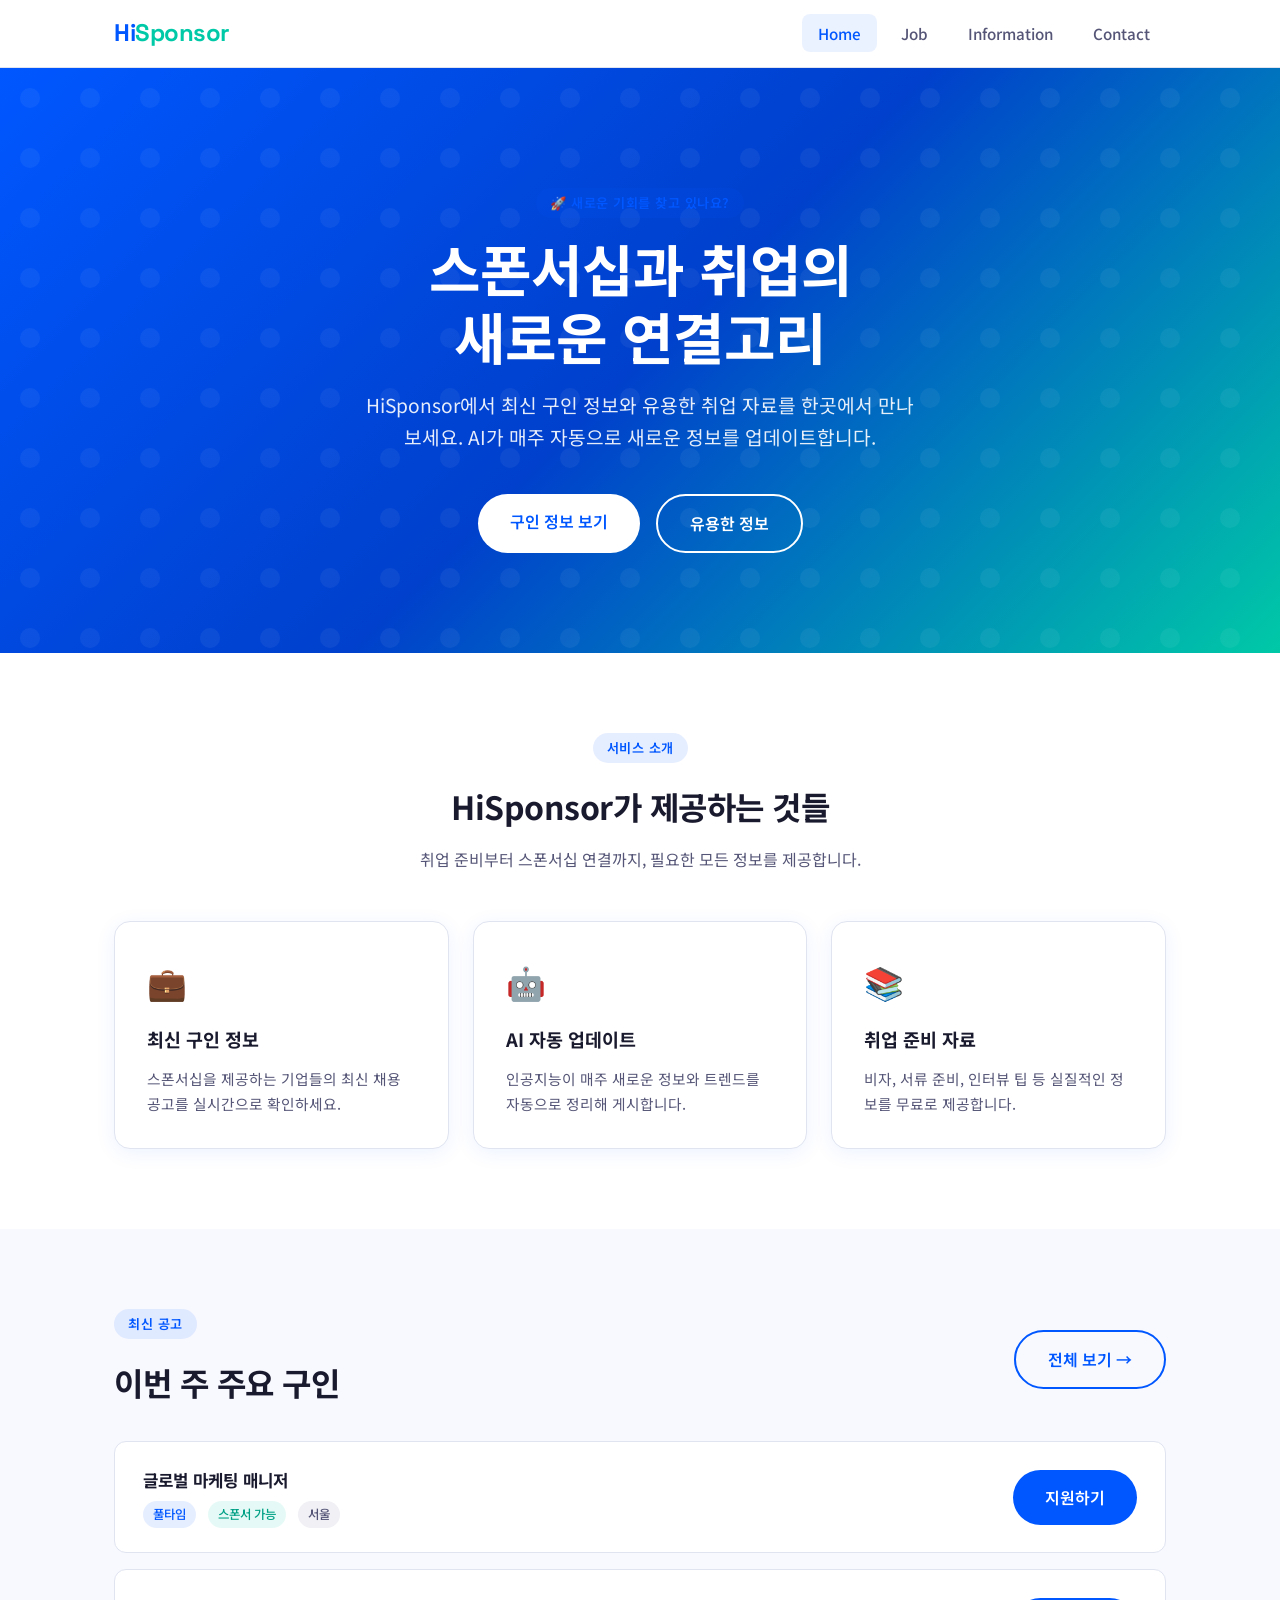
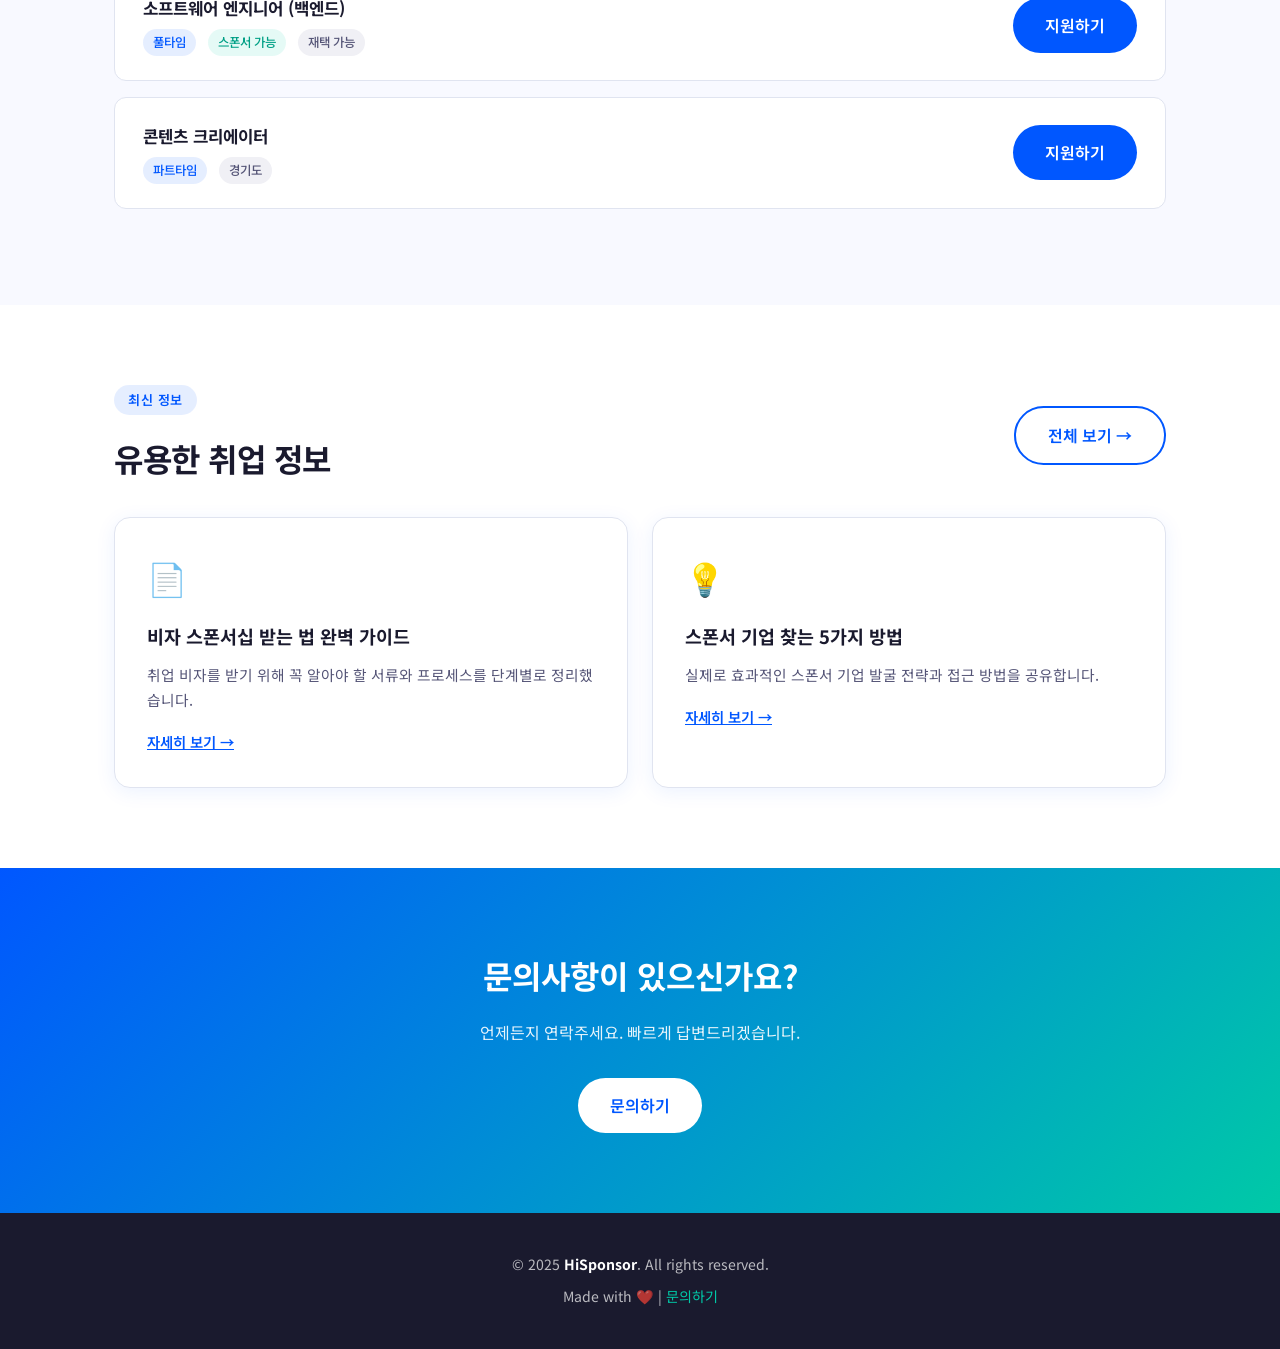
<file: index.html>
<!DOCTYPE html>
<html lang="ko">
<head>
  <meta charset="UTF-8">
  <meta name="viewport" content="width=device-width, initial-scale=1.0">
  <!-- 🔧 사이트 제목 수정 -->
  <title>HiSponsor</title>
  <meta name="description" content="HiSponsor - 최신 취업 정보와 스폰서십 기회를 한곳에서 확인하세요.">
  <link rel="stylesheet" href="style.css">
</head>
<body>

  <!-- ===== 네비게이션 ===== -->
  <nav class="nav">
    <div class="nav-inner">
      <a href="index.html" class="logo">Hi<span>Sponsor</span></a>
      <ul class="nav-links" id="navLinks">
        <li><a href="index.html" class="active">Home</a></li>
        <li><a href="job.html">Job</a></li>
        <li><a href="information.html">Information</a></li>
        <li><a href="contact.html">Contact</a></li>
      </ul>
      <div class="hamburger" id="hamburger" onclick="toggleMenu()">
        <span></span><span></span><span></span>
      </div>
    </div>
  </nav>

  <main>

    <!-- ===== 히어로 섹션 ===== -->
    <section class="hero">
      <div class="container hero-content">
        <!-- 🔧 메인 문구 수정 -->
        <div class="badge">🚀 새로운 기회를 찾고 있나요?</div>
        <h1>스폰서십과 취업의<br>새로운 연결고리</h1>
        <p>HiSponsor에서 최신 구인 정보와 유용한 취업 자료를 한곳에서 만나보세요. AI가 매주 자동으로 새로운 정보를 업데이트합니다.</p>
        <div style="display:flex; gap:16px; justify-content:center; flex-wrap:wrap;">
          <a href="job.html" class="btn btn-white">구인 정보 보기</a>
          <a href="information.html" class="btn btn-outline" style="border-color:white; color:white;">유용한 정보</a>
        </div>
      </div>
    </section>

    <!-- ===== 주요 기능 ===== -->
    <section style="background: white;">
      <div class="container">
        <div style="text-align:center; margin-bottom:48px;">
          <div class="badge">서비스 소개</div>
          <h2 class="section-title">HiSponsor가 제공하는 것들</h2>
          <p class="section-sub">취업 준비부터 스폰서십 연결까지, 필요한 모든 정보를 제공합니다.</p>
        </div>
        <div class="cards cards-3">
          <!-- 🔧 카드 내용 수정 가능 -->
          <div class="card">
            <div class="card-icon">💼</div>
            <h3>최신 구인 정보</h3>
            <p>스폰서십을 제공하는 기업들의 최신 채용 공고를 실시간으로 확인하세요.</p>
          </div>
          <div class="card">
            <div class="card-icon">🤖</div>
            <h3>AI 자동 업데이트</h3>
            <p>인공지능이 매주 새로운 정보와 트렌드를 자동으로 정리해 게시합니다.</p>
          </div>
          <div class="card">
            <div class="card-icon">📚</div>
            <h3>취업 준비 자료</h3>
            <p>비자, 서류 준비, 인터뷰 팁 등 실질적인 정보를 무료로 제공합니다.</p>
          </div>
        </div>
      </div>
    </section>

    <!-- ===== 최신 공고 미리보기 ===== -->
    <section>
      <div class="container">
        <div style="display:flex; align-items:center; justify-content:space-between; margin-bottom:32px;">
          <div>
            <div class="badge">최신 공고</div>
            <h2 class="section-title" style="margin-bottom:0;">이번 주 주요 구인</h2>
          </div>
          <a href="job.html" class="btn btn-outline">전체 보기 →</a>
        </div>

        <!-- 🔧 공고 내용은 job.html에서 수정하세요 -->
        <div class="job-item">
          <div class="job-info">
            <h3>글로벌 마케팅 매니저</h3>
            <div class="job-meta">
              <span class="tag tag-blue">풀타임</span>
              <span class="tag tag-green">스폰서 가능</span>
              <span class="tag tag-gray">서울</span>
            </div>
          </div>
          <a href="job.html" class="btn btn-primary" style="white-space:nowrap;">지원하기</a>
        </div>

        <div class="job-item">
          <div class="job-info">
            <h3>소프트웨어 엔지니어 (백엔드)</h3>
            <div class="job-meta">
              <span class="tag tag-blue">풀타임</span>
              <span class="tag tag-green">스폰서 가능</span>
              <span class="tag tag-gray">재택 가능</span>
            </div>
          </div>
          <a href="job.html" class="btn btn-primary" style="white-space:nowrap;">지원하기</a>
        </div>

        <div class="job-item">
          <div class="job-info">
            <h3>콘텐츠 크리에이터</h3>
            <div class="job-meta">
              <span class="tag tag-blue">파트타임</span>
              <span class="tag tag-gray">경기도</span>
            </div>
          </div>
          <a href="job.html" class="btn btn-primary" style="white-space:nowrap;">지원하기</a>
        </div>
      </div>
    </section>

    <!-- ===== 최신 정보 미리보기 ===== -->
    <section style="background: white;">
      <div class="container">
        <div style="display:flex; align-items:center; justify-content:space-between; margin-bottom:32px;">
          <div>
            <div class="badge">최신 정보</div>
            <h2 class="section-title" style="margin-bottom:0;">유용한 취업 정보</h2>
          </div>
          <a href="information.html" class="btn btn-outline">전체 보기 →</a>
        </div>

        <div class="cards cards-2">
          <!-- 🔧 정보 카드 수정 가능 -->
          <div class="card">
            <div class="card-icon">📄</div>
            <h3>비자 스폰서십 받는 법 완벽 가이드</h3>
            <p style="margin-bottom:16px;">취업 비자를 받기 위해 꼭 알아야 할 서류와 프로세스를 단계별로 정리했습니다.</p>
            <a href="information.html" style="color:var(--primary); font-weight:600; font-size:0.9rem;">자세히 보기 →</a>
          </div>
          <div class="card">
            <div class="card-icon">💡</div>
            <h3>스폰서 기업 찾는 5가지 방법</h3>
            <p style="margin-bottom:16px;">실제로 효과적인 스폰서 기업 발굴 전략과 접근 방법을 공유합니다.</p>
            <a href="information.html" style="color:var(--primary); font-weight:600; font-size:0.9rem;">자세히 보기 →</a>
          </div>
        </div>
      </div>
    </section>

    <!-- ===== CTA ===== -->
    <section style="background: linear-gradient(135deg, var(--primary) 0%, var(--accent) 100%); color:white; text-align:center;">
      <div class="container">
        <h2 style="font-size:2rem; margin-bottom:16px;">문의사항이 있으신가요?</h2>
        <p style="opacity:0.9; margin-bottom:32px;">언제든지 연락주세요. 빠르게 답변드리겠습니다.</p>
        <a href="contact.html" class="btn btn-white">문의하기</a>
      </div>
    </section>

  </main>

  <!-- ===== 푸터 ===== -->
  <!-- 🔧 푸터 정보 수정 -->
  <footer>
    <p>© 2025 <strong style="color:white;">HiSponsor</strong>. All rights reserved.</p>
    <p style="margin-top:8px;">Made with ❤️ | <a href="contact.html">문의하기</a></p>
  </footer>

  <script>
    function toggleMenu() {
      document.getElementById('navLinks').classList.toggle('open');
    }
  </script>

</body>
</html>
</file>
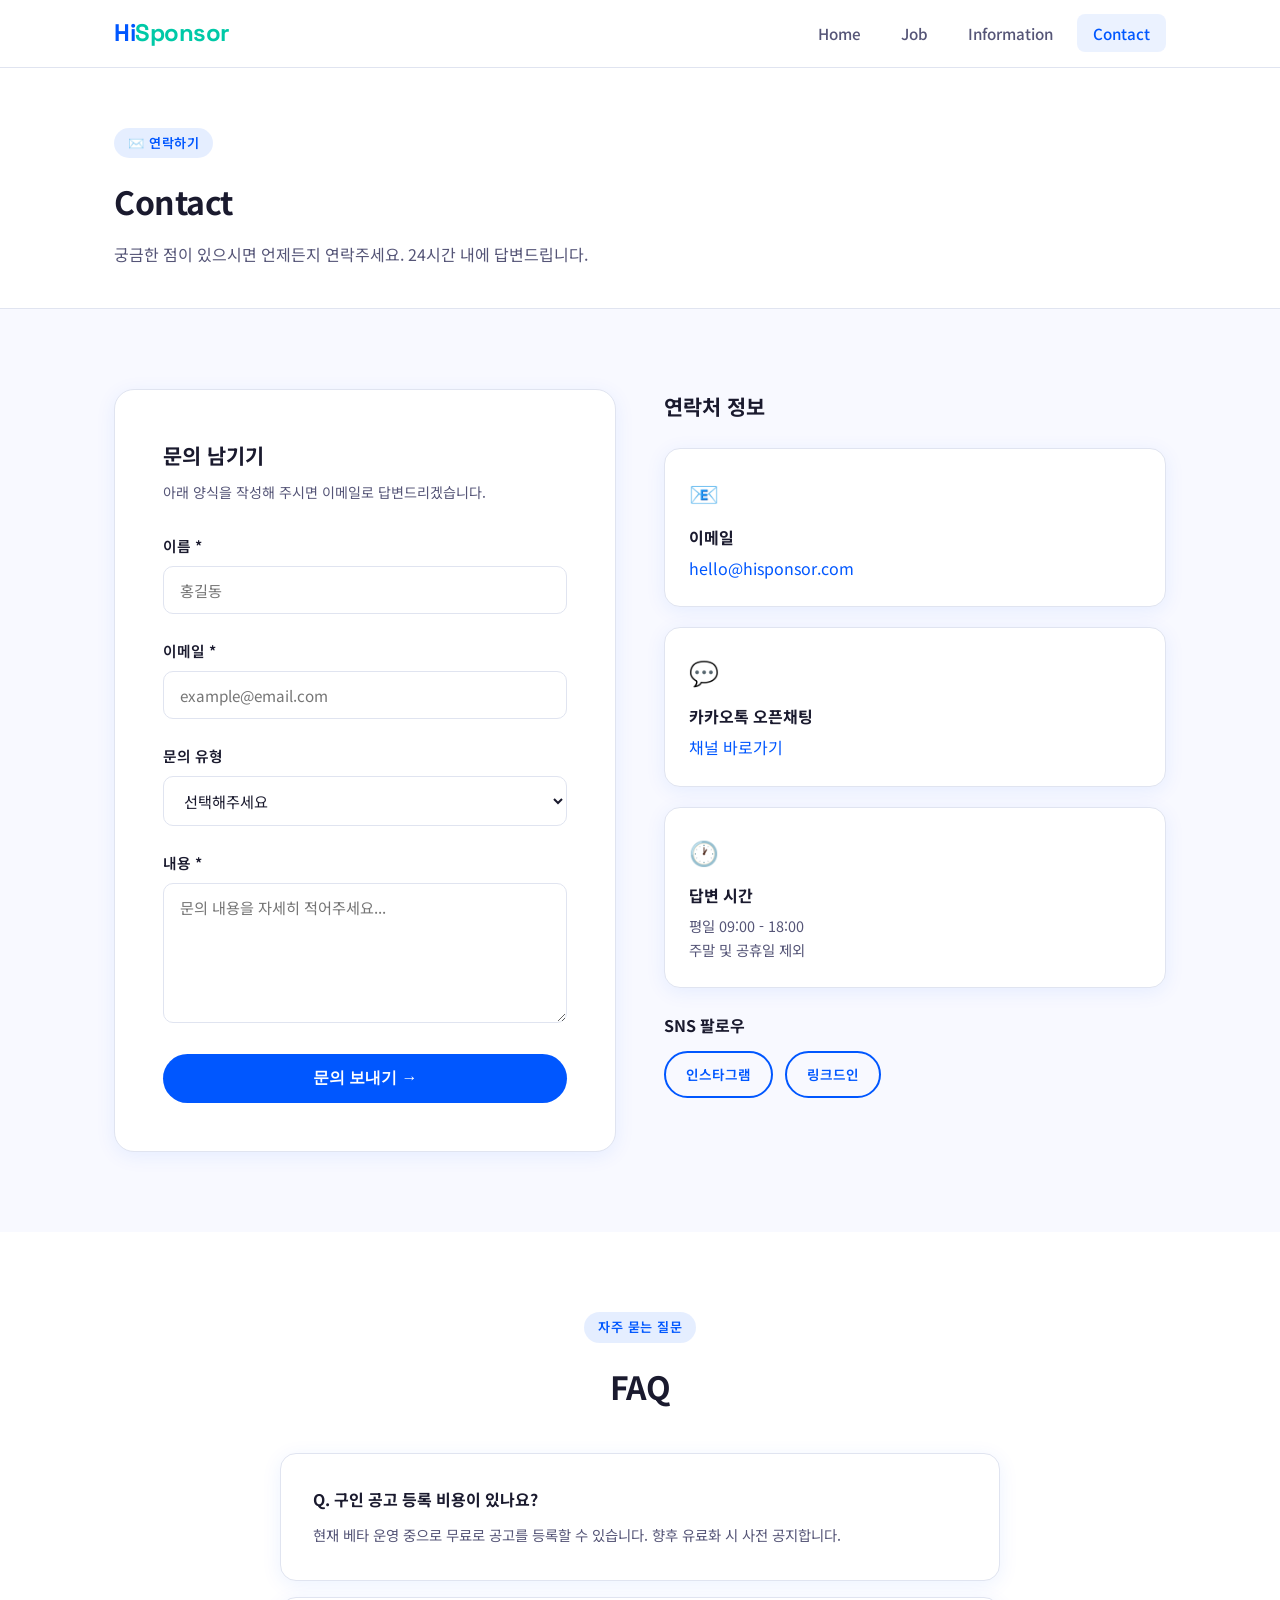
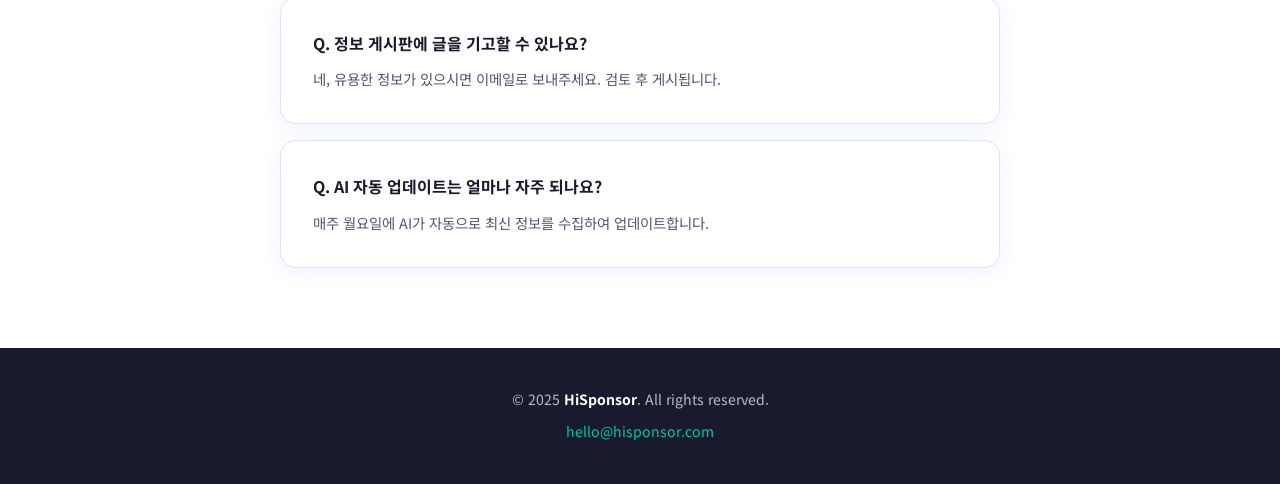
<file: contact.html>
<!DOCTYPE html>
<html lang="ko">
<head>
  <meta charset="UTF-8">
  <meta name="viewport" content="width=device-width, initial-scale=1.0">
  <title>문의하기 - HiSponsor</title>
  <link rel="stylesheet" href="style.css">
</head>
<body>

  <nav class="nav">
    <div class="nav-inner">
      <a href="index.html" class="logo">Hi<span>Sponsor</span></a>
      <ul class="nav-links" id="navLinks">
        <li><a href="index.html">Home</a></li>
        <li><a href="job.html">Job</a></li>
        <li><a href="information.html">Information</a></li>
        <li><a href="contact.html" class="active">Contact</a></li>
      </ul>
      <div class="hamburger" onclick="toggleMenu()">
        <span></span><span></span><span></span>
      </div>
    </div>
  </nav>

  <main>

    <section style="background:white; padding:60px 0 40px; border-bottom:1px solid var(--border);">
      <div class="container">
        <div class="badge">✉️ 연락하기</div>
        <h1 class="section-title">Contact</h1>
        <p class="section-sub" style="margin-bottom:0;">궁금한 점이 있으시면 언제든지 연락주세요. 24시간 내에 답변드립니다.</p>
      </div>
    </section>

    <section>
      <div class="container">
        <div style="display:grid; grid-template-columns:1fr 1fr; gap:48px; align-items:start;">

          <!-- 문의 폼 -->
          <div class="contact-form">
            <h2 style="font-size:1.3rem; margin-bottom:8px; font-weight:700;">문의 남기기</h2>
            <p style="color:var(--text-sub); font-size:0.88rem; margin-bottom:28px;">아래 양식을 작성해 주시면 이메일로 답변드리겠습니다.</p>

            <!-- 🔧 실제 폼 작동을 위해 Formspree 연동 방법은 가이드를 참고하세요 -->
            <!-- Formspree 사용 시: action="https://formspree.io/f/YOUR_ID" method="POST" 추가 -->
            <form id="contactForm" onsubmit="submitForm(event)">

              <div class="form-group">
                <label for="name">이름 *</label>
                <input type="text" id="name" name="name" placeholder="홍길동" required>
              </div>

              <div class="form-group">
                <label for="email">이메일 *</label>
                <input type="email" id="email" name="email" placeholder="example@email.com" required>
              </div>

              <div class="form-group">
                <label for="subject">문의 유형</label>
                <select id="subject" name="subject">
                  <option value="">선택해주세요</option>
                  <option value="job">구인 공고 등록</option>
                  <option value="info">정보 제공</option>
                  <option value="sponsorship">스폰서십 문의</option>
                  <option value="etc">기타</option>
                </select>
              </div>

              <div class="form-group">
                <label for="message">내용 *</label>
                <textarea id="message" name="message" placeholder="문의 내용을 자세히 적어주세요..." required></textarea>
              </div>

              <button type="submit" class="btn btn-primary" style="width:100%; padding:14px;">
                문의 보내기 →
              </button>
            </form>

            <div id="successMsg" style="display:none; text-align:center; padding:24px; color:var(--accent);">
              <div style="font-size:2rem; margin-bottom:8px;">✅</div>
              <p style="font-weight:600;">문의가 전송되었습니다!</p>
              <p style="font-size:0.88rem; color:var(--text-sub);">24시간 내에 답변드리겠습니다.</p>
            </div>
          </div>

          <!-- 연락처 정보 -->
          <div>
            <h2 style="font-size:1.3rem; margin-bottom:24px; font-weight:700;">연락처 정보</h2>

            <!-- 🔧 실제 연락처로 수정하세요 -->
            <div style="display:flex; flex-direction:column; gap:20px;">

              <div class="card" style="padding:24px;">
                <div style="font-size:1.5rem; margin-bottom:10px;">📧</div>
                <h3 style="font-size:1rem; margin-bottom:4px;">이메일</h3>
                <a href="mailto:hello@hisponsor.com" style="color:var(--primary); text-decoration:none;">hello@hisponsor.com</a>
              </div>

              <div class="card" style="padding:24px;">
                <div style="font-size:1.5rem; margin-bottom:10px;">💬</div>
                <h3 style="font-size:1rem; margin-bottom:4px;">카카오톡 오픈채팅</h3>
                <!-- 🔧 카카오톡 링크로 교체 -->
                <a href="#" style="color:var(--primary); text-decoration:none;">채널 바로가기</a>
              </div>

              <div class="card" style="padding:24px;">
                <div style="font-size:1.5rem; margin-bottom:10px;">🕐</div>
                <h3 style="font-size:1rem; margin-bottom:4px;">답변 시간</h3>
                <p style="color:var(--text-sub); font-size:0.9rem;">평일 09:00 - 18:00<br>주말 및 공휴일 제외</p>
              </div>

            </div>

            <!-- SNS 링크 -->
            <div style="margin-top:24px;">
              <h3 style="font-size:1rem; font-weight:700; margin-bottom:12px;">SNS 팔로우</h3>
              <div style="display:flex; gap:12px;">
                <!-- 🔧 실제 SNS 링크로 교체 -->
                <a href="#" class="btn btn-outline" style="padding:10px 20px; font-size:0.85rem;">인스타그램</a>
                <a href="#" class="btn btn-outline" style="padding:10px 20px; font-size:0.85rem;">링크드인</a>
              </div>
            </div>

          </div>
        </div>
      </div>
    </section>

    <!-- FAQ -->
    <section style="background:white;">
      <div class="container">
        <div style="text-align:center; margin-bottom:40px;">
          <div class="badge">자주 묻는 질문</div>
          <h2 class="section-title">FAQ</h2>
        </div>

        <!-- 🔧 FAQ 내용 추가/수정 가능 -->
        <div style="max-width:720px; margin:0 auto;">
          <div class="card" style="margin-bottom:16px;">
            <h3 style="font-size:1rem; margin-bottom:10px;">Q. 구인 공고 등록 비용이 있나요?</h3>
            <p style="color:var(--text-sub); font-size:0.9rem;">현재 베타 운영 중으로 무료로 공고를 등록할 수 있습니다. 향후 유료화 시 사전 공지합니다.</p>
          </div>
          <div class="card" style="margin-bottom:16px;">
            <h3 style="font-size:1rem; margin-bottom:10px;">Q. 정보 게시판에 글을 기고할 수 있나요?</h3>
            <p style="color:var(--text-sub); font-size:0.9rem;">네, 유용한 정보가 있으시면 이메일로 보내주세요. 검토 후 게시됩니다.</p>
          </div>
          <div class="card">
            <h3 style="font-size:1rem; margin-bottom:10px;">Q. AI 자동 업데이트는 얼마나 자주 되나요?</h3>
            <p style="color:var(--text-sub); font-size:0.9rem;">매주 월요일에 AI가 자동으로 최신 정보를 수집하여 업데이트합니다.</p>
          </div>
        </div>
      </div>
    </section>

  </main>

  <footer>
    <p>© 2025 <strong style="color:white;">HiSponsor</strong>. All rights reserved.</p>
    <p style="margin-top:8px;"><a href="mailto:hello@hisponsor.com">hello@hisponsor.com</a></p>
  </footer>

  <script>
    function toggleMenu() {
      document.getElementById('navLinks').classList.toggle('open');
    }

    function submitForm(e) {
      e.preventDefault();
      // 🔧 실제 Formspree 사용 시 아래 주석 해제하고 YOUR_FORM_ID 교체
      /*
      const form = e.target;
      fetch(form.action, {
        method: 'POST',
        body: new FormData(form),
        headers: { 'Accept': 'application/json' }
      }).then(r => {
        if (r.ok) showSuccess();
      });
      */
      // 데모용 성공 처리
      showSuccess();
    }

    function showSuccess() {
      document.getElementById('contactForm').style.display = 'none';
      document.getElementById('successMsg').style.display = 'block';
    }
  </script>

  <style>
    @media (max-width: 768px) {
      .container > div[style*="grid-template-columns"] {
        grid-template-columns: 1fr !important;
      }
    }
  </style>

</body>
</html>
</file>
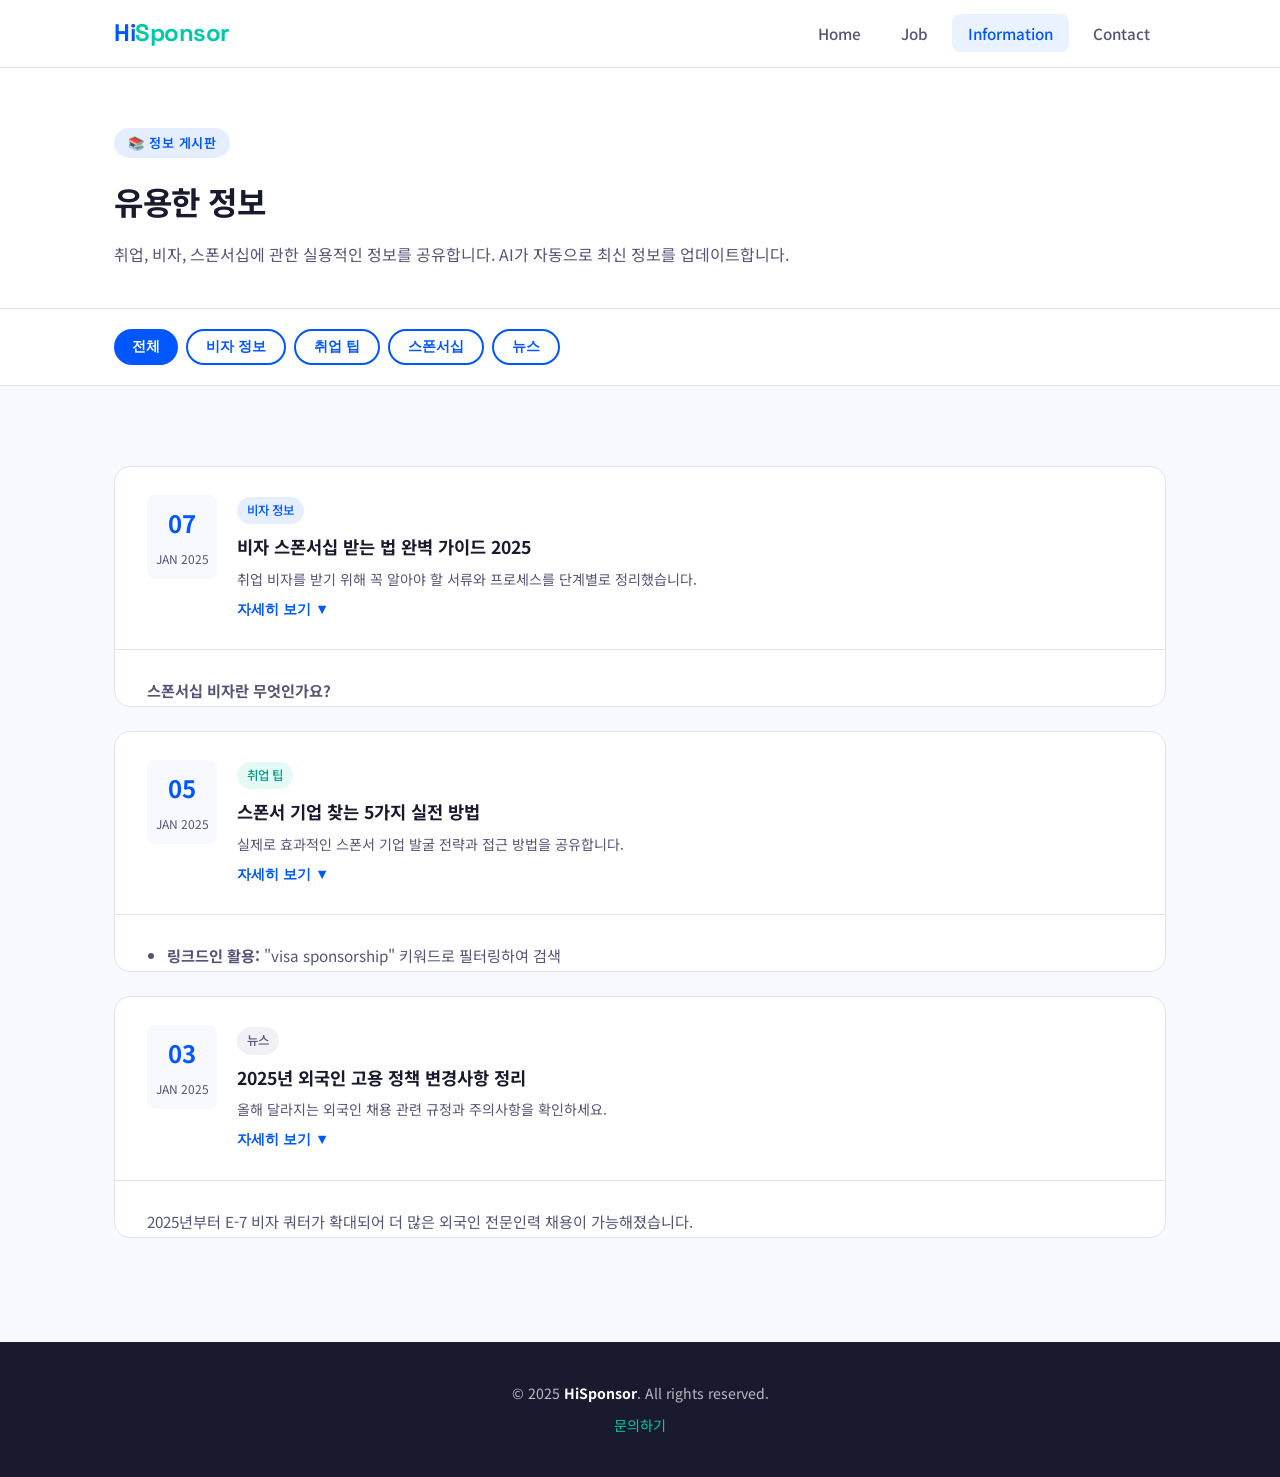
<file: information.html>
<!DOCTYPE html>
<html lang="ko">
<head>
  <meta charset="UTF-8">
  <meta name="viewport" content="width=device-width, initial-scale=1.0">
  <title>정보 - HiSponsor</title>
  <meta name="description" content="취업 비자, 스폰서십 관련 유용한 정보">
  <link rel="stylesheet" href="style.css">
  <style>
    .post-full {
      background: white;
      border: 1px solid var(--border);
      border-radius: 16px;
      margin-bottom: 24px;
      overflow: hidden;
    }
    .post-header {
      padding: 28px 32px;
      border-bottom: 1px solid var(--border);
      display: flex; align-items: flex-start; gap: 20px;
    }
    .post-body {
      padding: 28px 32px;
      max-height: 0; overflow: hidden;
      transition: max-height 0.4s ease;
    }
    .post-body.open { max-height: 2000px; }
    .post-body p { color: var(--text-sub); margin-bottom: 12px; font-size:0.95rem; }
    .post-body ul { padding-left: 20px; color: var(--text-sub); font-size:0.95rem; }
    .post-body li { margin-bottom: 8px; }
    .toggle-btn {
      background: none; border: none;
      color: var(--primary); font-weight: 600;
      cursor: pointer; font-size: 0.9rem;
      padding: 0; margin-top: 8px;
    }
  </style>
</head>
<body>

  <nav class="nav">
    <div class="nav-inner">
      <a href="index.html" class="logo">Hi<span>Sponsor</span></a>
      <ul class="nav-links" id="navLinks">
        <li><a href="index.html">Home</a></li>
        <li><a href="job.html">Job</a></li>
        <li><a href="information.html" class="active">Information</a></li>
        <li><a href="contact.html">Contact</a></li>
      </ul>
      <div class="hamburger" onclick="toggleMenu()">
        <span></span><span></span><span></span>
      </div>
    </div>
  </nav>

  <main>

    <section style="background:white; padding:60px 0 40px; border-bottom:1px solid var(--border);">
      <div class="container">
        <div class="badge">📚 정보 게시판</div>
        <h1 class="section-title">유용한 정보</h1>
        <p class="section-sub" style="margin-bottom:0;">취업, 비자, 스폰서십에 관한 실용적인 정보를 공유합니다. AI가 자동으로 최신 정보를 업데이트합니다.</p>
      </div>
    </section>

    <!-- 카테고리 탭 -->
    <section style="background:white; padding:20px 0; border-bottom:1px solid var(--border);">
      <div class="container" style="display:flex; gap:8px; flex-wrap:wrap;">
        <button class="btn btn-primary" style="padding:7px 18px; font-size:0.85rem;">전체</button>
        <button class="btn btn-outline" style="padding:7px 18px; font-size:0.85rem;">비자 정보</button>
        <button class="btn btn-outline" style="padding:7px 18px; font-size:0.85rem;">취업 팁</button>
        <button class="btn btn-outline" style="padding:7px 18px; font-size:0.85rem;">스폰서십</button>
        <button class="btn btn-outline" style="padding:7px 18px; font-size:0.85rem;">뉴스</button>
      </div>
    </section>

    <section>
      <div class="container">

        <!-- ============================================
             🔧 아래 post-full 블록을 복사하여 글을 추가하세요
             AI 자동 포스팅도 이 형식으로 추가됩니다
             ============================================ -->

        <div class="post-full">
          <div class="post-header">
            <div class="post-date">
              <span class="day">07</span>
              <span class="month">JAN 2025</span>
            </div>
            <div style="flex:1;">
              <div style="margin-bottom:8px;">
                <span class="tag tag-blue">비자 정보</span>
              </div>
              <h3 style="font-size:1.1rem; font-weight:700; margin-bottom:6px;">비자 스폰서십 받는 법 완벽 가이드 2025</h3>
              <p style="font-size:0.88rem; color:var(--text-sub);">취업 비자를 받기 위해 꼭 알아야 할 서류와 프로세스를 단계별로 정리했습니다.</p>
              <button class="toggle-btn" onclick="togglePost(this)">자세히 보기 ▼</button>
            </div>
          </div>
          <div class="post-body">
            <!-- 🔧 글 내용 수정 -->
            <p><strong>스폰서십 비자란 무엇인가요?</strong></p>
            <p>기업이 외국인 직원의 취업 비자를 보증해주는 제도입니다. 한국에서는 E-7 비자가 대표적이며, 고용주가 법무부에 직접 신청합니다.</p>
            <p><strong>필요 서류 체크리스트:</strong></p>
            <ul>
              <li>고용계약서 (영문/국문 각 1부)</li>
              <li>최종 학력 증명서 (공증 필요)</li>
              <li>경력 증명서</li>
              <li>여권 사본</li>
              <li>고용 기업 사업자등록증</li>
            </ul>
            <p><strong>처리 기간:</strong> 평균 2~4주 소요. 서류 미비 시 추가 기간 발생.</p>
            <p style="margin-top:16px;">더 자세한 내용은 <a href="contact.html" style="color:var(--primary);">문의</a>를 통해 확인하세요.</p>
          </div>
        </div>

        <div class="post-full">
          <div class="post-header">
            <div class="post-date">
              <span class="day">05</span>
              <span class="month">JAN 2025</span>
            </div>
            <div style="flex:1;">
              <div style="margin-bottom:8px;">
                <span class="tag tag-green">취업 팁</span>
              </div>
              <h3 style="font-size:1.1rem; font-weight:700; margin-bottom:6px;">스폰서 기업 찾는 5가지 실전 방법</h3>
              <p style="font-size:0.88rem; color:var(--text-sub);">실제로 효과적인 스폰서 기업 발굴 전략과 접근 방법을 공유합니다.</p>
              <button class="toggle-btn" onclick="togglePost(this)">자세히 보기 ▼</button>
            </div>
          </div>
          <div class="post-body">
            <ul>
              <li><strong>링크드인 활용:</strong> "visa sponsorship" 키워드로 필터링하여 검색</li>
              <li><strong>잡코리아/사람인:</strong> 외국인 채용 가능 필터 사용</li>
              <li><strong>외국계 기업 직접 접촉:</strong> 한국 진출 다국적 기업 HR 직접 이메일</li>
              <li><strong>네트워킹:</strong> 업계 행사, 미트업 참가로 내부 추천 활용</li>
              <li><strong>헤드헌터 활용:</strong> 외국인 채용 전문 헤드헌팅 업체 등록</li>
            </ul>
            <p style="margin-top:12px;">가장 효과적인 방법은 직접 네트워킹입니다. 한국의 채용 시장은 내부 추천이 큰 비중을 차지합니다.</p>
          </div>
        </div>

        <div class="post-full">
          <div class="post-header">
            <div class="post-date">
              <span class="day">03</span>
              <span class="month">JAN 2025</span>
            </div>
            <div style="flex:1;">
              <div style="margin-bottom:8px;">
                <span class="tag tag-gray">뉴스</span>
              </div>
              <h3 style="font-size:1.1rem; font-weight:700; margin-bottom:6px;">2025년 외국인 고용 정책 변경사항 정리</h3>
              <p style="font-size:0.88rem; color:var(--text-sub);">올해 달라지는 외국인 채용 관련 규정과 주의사항을 확인하세요.</p>
              <button class="toggle-btn" onclick="togglePost(this)">자세히 보기 ▼</button>
            </div>
          </div>
          <div class="post-body">
            <!-- 🔧 내용 수정 -->
            <p>2025년부터 E-7 비자 쿼터가 확대되어 더 많은 외국인 전문인력 채용이 가능해졌습니다.</p>
            <p>주요 변경사항:</p>
            <ul>
              <li>IT 분야 전문인력 비자 쿼터 30% 확대</li>
              <li>최저 연봉 요건 조정 (직종별 상이)</li>
              <li>온라인 신청 시스템 전면 개편</li>
            </ul>
            <p>정확한 내용은 법무부 출입국·외국인정책본부 공식 사이트를 확인하세요.</p>
          </div>
        </div>

        <!-- AI 자동 포스팅 글이 여기에 추가됩니다 -->
        <!-- 예: posts/ 폴더의 내용이 여기에 삽입됩니다 -->

      </div>
    </section>

  </main>

  <footer>
    <p>© 2025 <strong style="color:white;">HiSponsor</strong>. All rights reserved.</p>
    <p style="margin-top:8px;"><a href="contact.html">문의하기</a></p>
  </footer>

  <script>
    function toggleMenu() {
      document.getElementById('navLinks').classList.toggle('open');
    }

    function togglePost(btn) {
      const body = btn.closest('.post-full').querySelector('.post-body');
      body.classList.toggle('open');
      btn.textContent = body.classList.contains('open') ? '접기 ▲' : '자세히 보기 ▼';
    }
  </script>

</body>
</html>
</file>
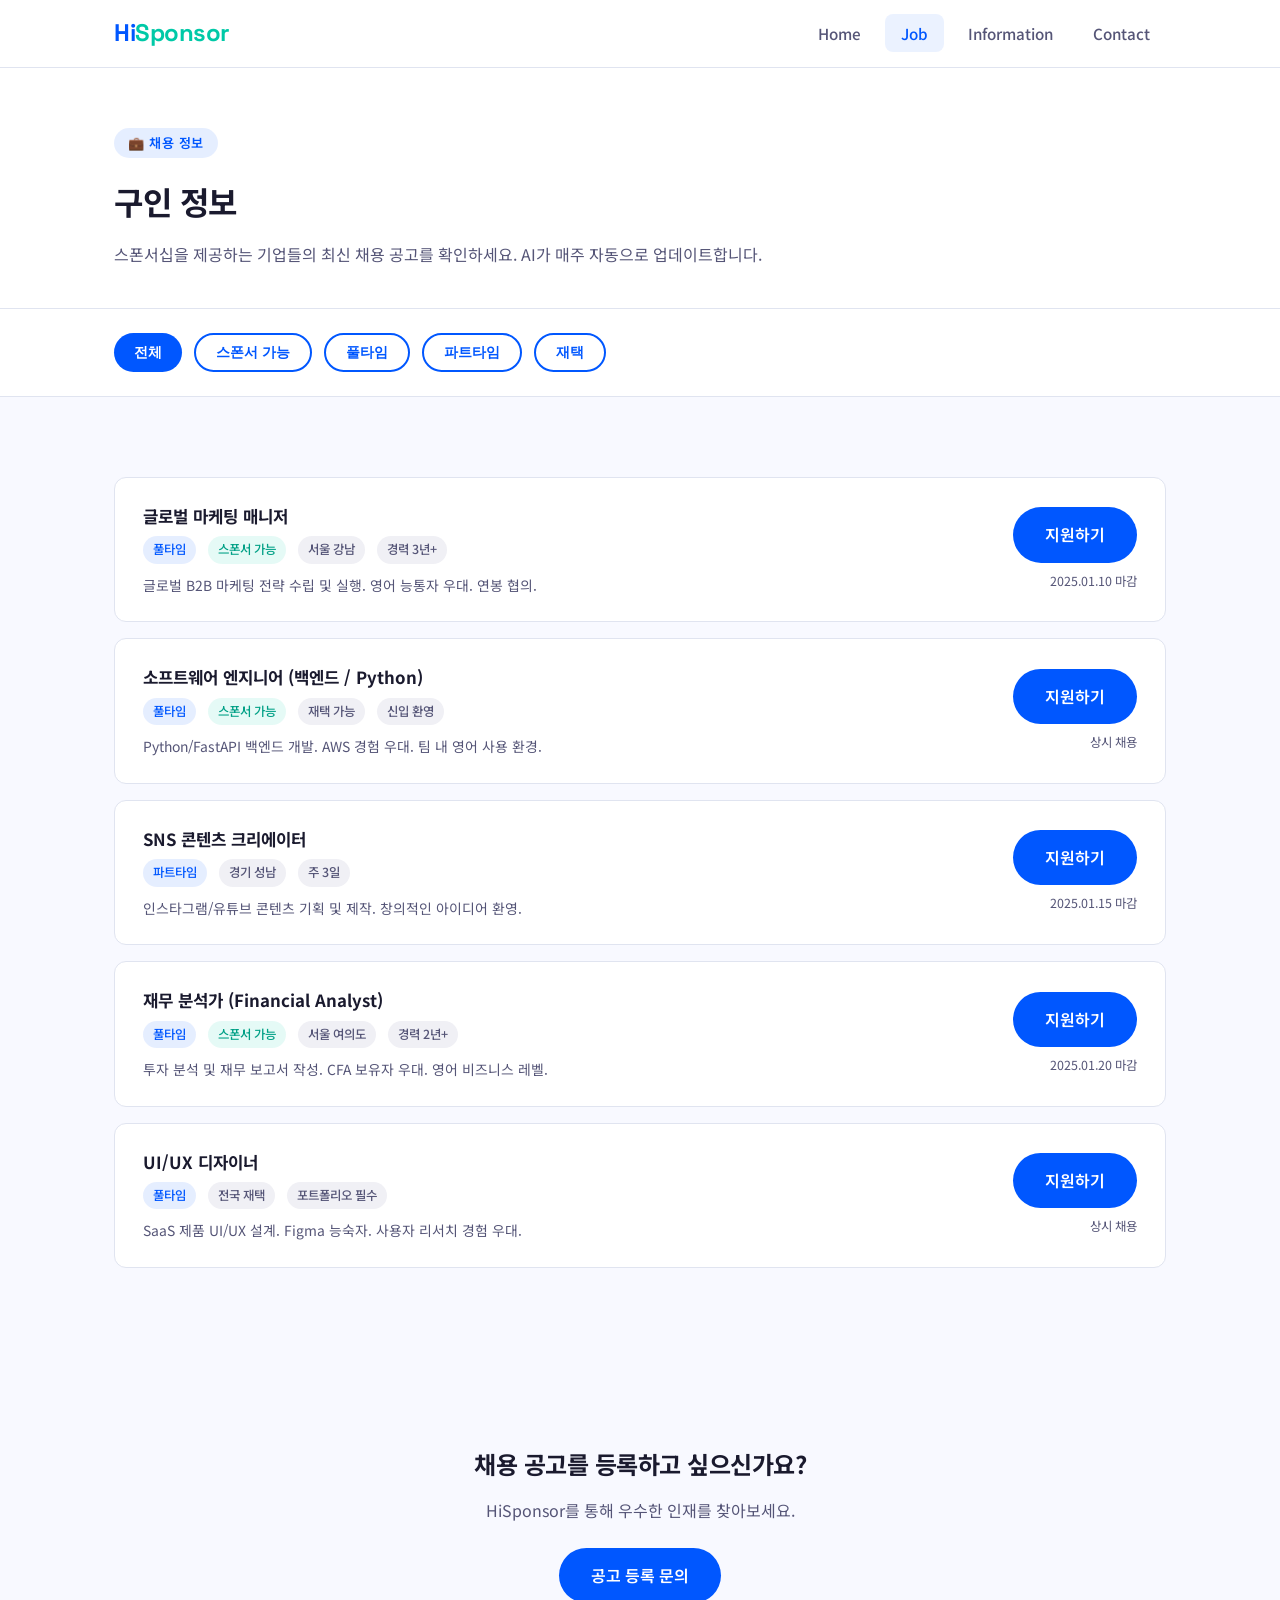
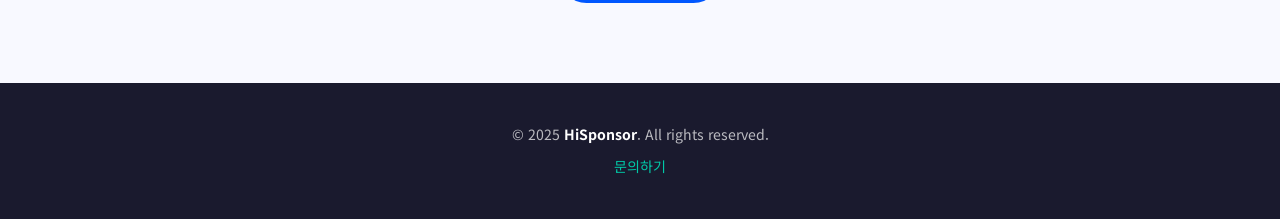
<file: job.html>
<!DOCTYPE html>
<html lang="ko">
<head>
  <meta charset="UTF-8">
  <meta name="viewport" content="width=device-width, initial-scale=1.0">
  <title>구인 정보 - HiSponsor</title>
  <meta name="description" content="스폰서십을 제공하는 기업들의 최신 채용 공고">
  <link rel="stylesheet" href="style.css">
</head>
<body>

  <nav class="nav">
    <div class="nav-inner">
      <a href="index.html" class="logo">Hi<span>Sponsor</span></a>
      <ul class="nav-links" id="navLinks">
        <li><a href="index.html">Home</a></li>
        <li><a href="job.html" class="active">Job</a></li>
        <li><a href="information.html">Information</a></li>
        <li><a href="contact.html">Contact</a></li>
      </ul>
      <div class="hamburger" id="hamburger" onclick="toggleMenu()">
        <span></span><span></span><span></span>
      </div>
    </div>
  </nav>

  <main>

    <!-- 페이지 헤더 -->
    <section style="background: white; padding: 60px 0 40px; border-bottom: 1px solid var(--border);">
      <div class="container">
        <div class="badge">💼 채용 정보</div>
        <h1 class="section-title">구인 정보</h1>
        <!-- 🔧 설명 문구 수정 -->
        <p class="section-sub" style="margin-bottom:0;">스폰서십을 제공하는 기업들의 최신 채용 공고를 확인하세요. AI가 매주 자동으로 업데이트합니다.</p>
      </div>
    </section>

    <!-- 필터 -->
    <section style="background: white; padding: 24px 0; border-bottom: 1px solid var(--border);">
      <div class="container" style="display:flex; gap:12px; flex-wrap:wrap;">
        <button class="btn btn-primary" style="padding:8px 20px; font-size:0.88rem;" onclick="filterJobs('all')">전체</button>
        <button class="btn btn-outline" style="padding:8px 20px; font-size:0.88rem;" onclick="filterJobs('sponsor')">스폰서 가능</button>
        <button class="btn btn-outline" style="padding:8px 20px; font-size:0.88rem;" onclick="filterJobs('full')">풀타임</button>
        <button class="btn btn-outline" style="padding:8px 20px; font-size:0.88rem;" onclick="filterJobs('part')">파트타임</button>
        <button class="btn btn-outline" style="padding:8px 20px; font-size:0.88rem;" onclick="filterJobs('remote')">재택</button>
      </div>
    </section>

    <!-- 구인 목록 -->
    <section>
      <div class="container">

        <!-- ============================================
             🔧 아래 job-item 블록을 복사/붙여넣기하여
                공고를 추가하세요!
             ============================================ -->

        <div class="job-item" data-type="full sponsor">
          <div class="job-info">
            <h3>글로벌 마케팅 매니저</h3>
            <div class="job-meta">
              <span class="tag tag-blue">풀타임</span>
              <span class="tag tag-green">스폰서 가능</span>
              <span class="tag tag-gray">서울 강남</span>
              <span class="tag tag-gray">경력 3년+</span>
            </div>
            <p style="font-size:0.87rem; color:var(--text-sub); margin-top:10px;">
              글로벌 B2B 마케팅 전략 수립 및 실행. 영어 능통자 우대. 연봉 협의.
            </p>
          </div>
          <div style="text-align:right; flex-shrink:0;">
            <!-- 🔧 링크를 실제 지원 URL로 변경하세요 -->
            <a href="#" class="btn btn-primary">지원하기</a>
            <p style="font-size:0.78rem; color:var(--text-sub); margin-top:8px;">2025.01.10 마감</p>
          </div>
        </div>

        <div class="job-item" data-type="full sponsor remote">
          <div class="job-info">
            <h3>소프트웨어 엔지니어 (백엔드 / Python)</h3>
            <div class="job-meta">
              <span class="tag tag-blue">풀타임</span>
              <span class="tag tag-green">스폰서 가능</span>
              <span class="tag tag-gray">재택 가능</span>
              <span class="tag tag-gray">신입 환영</span>
            </div>
            <p style="font-size:0.87rem; color:var(--text-sub); margin-top:10px;">
              Python/FastAPI 백엔드 개발. AWS 경험 우대. 팀 내 영어 사용 환경.
            </p>
          </div>
          <div style="text-align:right; flex-shrink:0;">
            <a href="#" class="btn btn-primary">지원하기</a>
            <p style="font-size:0.78rem; color:var(--text-sub); margin-top:8px;">상시 채용</p>
          </div>
        </div>

        <div class="job-item" data-type="part">
          <div class="job-info">
            <h3>SNS 콘텐츠 크리에이터</h3>
            <div class="job-meta">
              <span class="tag tag-blue">파트타임</span>
              <span class="tag tag-gray">경기 성남</span>
              <span class="tag tag-gray">주 3일</span>
            </div>
            <p style="font-size:0.87rem; color:var(--text-sub); margin-top:10px;">
              인스타그램/유튜브 콘텐츠 기획 및 제작. 창의적인 아이디어 환영.
            </p>
          </div>
          <div style="text-align:right; flex-shrink:0;">
            <a href="#" class="btn btn-primary">지원하기</a>
            <p style="font-size:0.78rem; color:var(--text-sub); margin-top:8px;">2025.01.15 마감</p>
          </div>
        </div>

        <div class="job-item" data-type="full sponsor">
          <div class="job-info">
            <h3>재무 분석가 (Financial Analyst)</h3>
            <div class="job-meta">
              <span class="tag tag-blue">풀타임</span>
              <span class="tag tag-green">스폰서 가능</span>
              <span class="tag tag-gray">서울 여의도</span>
              <span class="tag tag-gray">경력 2년+</span>
            </div>
            <p style="font-size:0.87rem; color:var(--text-sub); margin-top:10px;">
              투자 분석 및 재무 보고서 작성. CFA 보유자 우대. 영어 비즈니스 레벨.
            </p>
          </div>
          <div style="text-align:right; flex-shrink:0;">
            <a href="#" class="btn btn-primary">지원하기</a>
            <p style="font-size:0.78rem; color:var(--text-sub); margin-top:8px;">2025.01.20 마감</p>
          </div>
        </div>

        <div class="job-item" data-type="full remote">
          <div class="job-info">
            <h3>UI/UX 디자이너</h3>
            <div class="job-meta">
              <span class="tag tag-blue">풀타임</span>
              <span class="tag tag-gray">전국 재택</span>
              <span class="tag tag-gray">포트폴리오 필수</span>
            </div>
            <p style="font-size:0.87rem; color:var(--text-sub); margin-top:10px;">
              SaaS 제품 UI/UX 설계. Figma 능숙자. 사용자 리서치 경험 우대.
            </p>
          </div>
          <div style="text-align:right; flex-shrink:0;">
            <a href="#" class="btn btn-primary">지원하기</a>
            <p style="font-size:0.78rem; color:var(--text-sub); margin-top:8px;">상시 채용</p>
          </div>
        </div>

        <!-- 공고 추가 시 위의 job-item 블록을 복사해서 아래에 붙여넣으세요 -->

      </div>
    </section>

    <!-- 공고 등록 CTA -->
    <section style="background: var(--bg); text-align:center;">
      <div class="container">
        <h2 class="section-title" style="font-size:1.5rem;">채용 공고를 등록하고 싶으신가요?</h2>
        <p style="color:var(--text-sub); margin-bottom:24px;">HiSponsor를 통해 우수한 인재를 찾아보세요.</p>
        <a href="contact.html" class="btn btn-primary">공고 등록 문의</a>
      </div>
    </section>

  </main>

  <footer>
    <p>© 2025 <strong style="color:white;">HiSponsor</strong>. All rights reserved.</p>
    <p style="margin-top:8px;"><a href="contact.html">문의하기</a></p>
  </footer>

  <script>
    function toggleMenu() {
      document.getElementById('navLinks').classList.toggle('open');
    }

    // 간단한 필터 기능
    function filterJobs(type) {
      const items = document.querySelectorAll('.job-item');
      items.forEach(item => {
        if (type === 'all') {
          item.style.display = 'flex';
        } else {
          const types = item.dataset.type || '';
          item.style.display = types.includes(type) ? 'flex' : 'none';
        }
      });
    }
  </script>

</body>
</html>
</file>
<file: style.css>
/* =============================================
   HiSponsor - Main Stylesheet
   수정하고 싶은 색상은 :root 안의 값만 바꾸면 됩니다!
   ============================================= */

@import url('https://fonts.googleapis.com/css2?family=Noto+Sans+KR:wght@300;400;500;700&family=Space+Grotesk:wght@400;600;700&display=swap');

:root {
  /* 🎨 주요 색상 - 여기만 바꾸면 전체 색상이 바뀝니다 */
  --primary: #0057FF;
  --primary-dark: #0040CC;
  --accent: #00C9A7;
  --text-main: #1a1a2e;
  --text-sub: #555577;
  --bg: #f8f9ff;
  --white: #ffffff;
  --border: #e0e4f0;
  --card-shadow: 0 4px 20px rgba(0,87,255,0.08);

  /* 📐 간격 */
  --nav-height: 68px;
  --max-width: 1100px;
}

* { box-sizing: border-box; margin: 0; padding: 0; }

body {
  font-family: 'Noto Sans KR', 'Space Grotesk', sans-serif;
  background: var(--bg);
  color: var(--text-main);
  line-height: 1.7;
}

/* ===== 네비게이션 ===== */
.nav {
  position: fixed; top: 0; width: 100%;
  background: rgba(255,255,255,0.95);
  backdrop-filter: blur(12px);
  border-bottom: 1px solid var(--border);
  z-index: 1000;
  height: var(--nav-height);
  display: flex; align-items: center;
}

.nav-inner {
  max-width: var(--max-width);
  width: 100%; margin: 0 auto;
  padding: 0 24px;
  display: flex; align-items: center; justify-content: space-between;
}

.logo {
  font-family: 'Space Grotesk', sans-serif;
  font-size: 1.5rem; font-weight: 700;
  color: var(--primary);
  text-decoration: none;
  letter-spacing: -0.5px;
}

.logo span { color: var(--accent); }

.nav-links { display: flex; gap: 8px; list-style: none; }

.nav-links a {
  text-decoration: none;
  color: var(--text-sub);
  font-weight: 500;
  padding: 8px 16px;
  border-radius: 8px;
  transition: all 0.2s;
  font-size: 0.95rem;
}

.nav-links a:hover,
.nav-links a.active {
  color: var(--primary);
  background: rgba(0,87,255,0.08);
}

/* 햄버거 메뉴 (모바일) */
.hamburger {
  display: none;
  flex-direction: column; gap: 5px;
  cursor: pointer; padding: 4px;
}
.hamburger span {
  display: block; width: 24px; height: 2px;
  background: var(--text-main);
  transition: all 0.3s;
}

/* ===== 공통 레이아웃 ===== */
main { margin-top: var(--nav-height); }

.container {
  max-width: var(--max-width);
  margin: 0 auto;
  padding: 0 24px;
}

section { padding: 80px 0; }

.section-title {
  font-size: 2rem; font-weight: 700;
  margin-bottom: 12px;
  letter-spacing: -0.5px;
}

.section-sub {
  color: var(--text-sub);
  margin-bottom: 48px;
  font-size: 1rem;
}

/* ===== 히어로 (Home) ===== */
.hero {
  background: linear-gradient(135deg, #0057FF 0%, #0040CC 50%, #00C9A7 100%);
  color: white;
  padding: 120px 0 100px;
  text-align: center;
  position: relative;
  overflow: hidden;
}

.hero::before {
  content: '';
  position: absolute; inset: 0;
  background: url("data:image/svg+xml,%3Csvg width='60' height='60' viewBox='0 0 60 60' xmlns='http://www.w3.org/2000/svg'%3E%3Cg fill='none' fill-rule='evenodd'%3E%3Cg fill='%23ffffff' fill-opacity='0.05'%3E%3Ccircle cx='30' cy='30' r='10'/%3E%3C/g%3E%3C/g%3E%3C/svg%3E");
}

.hero-content { position: relative; z-index: 1; }

.hero h1 {
  font-size: 3.5rem; font-weight: 700;
  line-height: 1.2; margin-bottom: 20px;
  letter-spacing: -1px;
}

.hero p {
  font-size: 1.2rem; opacity: 0.9;
  margin-bottom: 40px;
  max-width: 560px; margin-left: auto; margin-right: auto;
}

.btn {
  display: inline-block;
  padding: 14px 32px;
  border-radius: 50px;
  font-weight: 600;
  text-decoration: none;
  transition: all 0.25s;
  font-size: 1rem;
  border: none; cursor: pointer;
}

.btn-white {
  background: white;
  color: var(--primary);
}

.btn-white:hover {
  transform: translateY(-2px);
  box-shadow: 0 8px 25px rgba(0,0,0,0.2);
}

.btn-primary {
  background: var(--primary);
  color: white;
}

.btn-primary:hover {
  background: var(--primary-dark);
  transform: translateY(-2px);
  box-shadow: var(--card-shadow);
}

.btn-outline {
  border: 2px solid var(--primary);
  color: var(--primary);
  background: transparent;
}

.btn-outline:hover {
  background: var(--primary);
  color: white;
}

/* ===== 카드 ===== */
.cards { display: grid; gap: 24px; }
.cards-3 { grid-template-columns: repeat(3, 1fr); }
.cards-2 { grid-template-columns: repeat(2, 1fr); }

.card {
  background: var(--white);
  border-radius: 16px;
  padding: 32px;
  border: 1px solid var(--border);
  box-shadow: var(--card-shadow);
  transition: transform 0.25s, box-shadow 0.25s;
}

.card:hover {
  transform: translateY(-4px);
  box-shadow: 0 12px 40px rgba(0,87,255,0.12);
}

.card-icon {
  font-size: 2rem; margin-bottom: 16px;
}

.card h3 {
  font-size: 1.15rem; font-weight: 700;
  margin-bottom: 10px;
}

.card p { color: var(--text-sub); font-size: 0.92rem; }

/* ===== 구인 목록 ===== */
.job-item {
  background: var(--white);
  border: 1px solid var(--border);
  border-radius: 12px;
  padding: 24px 28px;
  margin-bottom: 16px;
  display: flex;
  align-items: center;
  justify-content: space-between;
  gap: 20px;
  transition: all 0.25s;
}

.job-item:hover {
  border-color: var(--primary);
  box-shadow: var(--card-shadow);
}

.job-info h3 { font-size: 1.05rem; font-weight: 700; margin-bottom: 6px; }

.job-meta { display: flex; gap: 12px; flex-wrap: wrap; }

.tag {
  display: inline-block;
  padding: 3px 10px;
  border-radius: 20px;
  font-size: 0.78rem; font-weight: 500;
}

.tag-blue { background: rgba(0,87,255,0.1); color: var(--primary); }
.tag-green { background: rgba(0,201,167,0.1); color: #00a086; }
.tag-gray { background: #f0f0f5; color: var(--text-sub); }

/* ===== 정보 게시판 ===== */
.post-item {
  background: var(--white);
  border: 1px solid var(--border);
  border-radius: 12px;
  padding: 22px 26px;
  margin-bottom: 14px;
  display: flex;
  align-items: flex-start;
  gap: 20px;
  transition: all 0.2s;
  text-decoration: none;
  color: inherit;
}

.post-item:hover {
  border-color: var(--primary);
  transform: translateX(4px);
}

.post-date {
  min-width: 70px;
  text-align: center;
  background: var(--bg);
  border-radius: 8px;
  padding: 8px;
}

.post-date .day { font-size: 1.5rem; font-weight: 700; color: var(--primary); display: block; }
.post-date .month { font-size: 0.75rem; color: var(--text-sub); }

.post-content h3 { font-size: 1rem; font-weight: 600; margin-bottom: 6px; }
.post-content p { font-size: 0.87rem; color: var(--text-sub); }

/* ===== 문의 폼 ===== */
.contact-form {
  background: var(--white);
  border-radius: 20px;
  padding: 48px;
  border: 1px solid var(--border);
  box-shadow: var(--card-shadow);
  max-width: 640px;
}

.form-group { margin-bottom: 24px; }

.form-group label {
  display: block;
  font-weight: 600;
  margin-bottom: 8px;
  font-size: 0.92rem;
}

.form-group input,
.form-group textarea,
.form-group select {
  width: 100%;
  padding: 12px 16px;
  border: 1.5px solid var(--border);
  border-radius: 10px;
  font-family: inherit;
  font-size: 0.95rem;
  transition: border-color 0.2s;
  background: white;
  color: var(--text-main);
}

.form-group input:focus,
.form-group textarea:focus,
.form-group select:focus {
  outline: none;
  border-color: var(--primary);
  box-shadow: 0 0 0 3px rgba(0,87,255,0.1);
}

.form-group textarea { height: 140px; resize: vertical; }

/* ===== 푸터 ===== */
footer {
  background: var(--text-main);
  color: rgba(255,255,255,0.7);
  text-align: center;
  padding: 40px 24px;
  font-size: 0.88rem;
}

footer a { color: var(--accent); text-decoration: none; }

/* ===== 배지 ===== */
.badge {
  display: inline-block;
  background: rgba(0,87,255,0.1);
  color: var(--primary);
  padding: 4px 14px;
  border-radius: 20px;
  font-size: 0.82rem;
  font-weight: 600;
  margin-bottom: 16px;
  letter-spacing: 0.5px;
}

/* ===== 반응형 ===== */
@media (max-width: 768px) {
  .hero h1 { font-size: 2.2rem; }
  .cards-3 { grid-template-columns: 1fr; }
  .cards-2 { grid-template-columns: 1fr; }
  .job-item { flex-direction: column; align-items: flex-start; }
  .nav-links { display: none; flex-direction: column; position: fixed;
    top: var(--nav-height); left: 0; right: 0;
    background: white; padding: 20px; border-bottom: 1px solid var(--border); }
  .nav-links.open { display: flex; }
  .hamburger { display: flex; }
  .contact-form { padding: 28px 20px; }
  .section-title { font-size: 1.6rem; }
}
</file>
